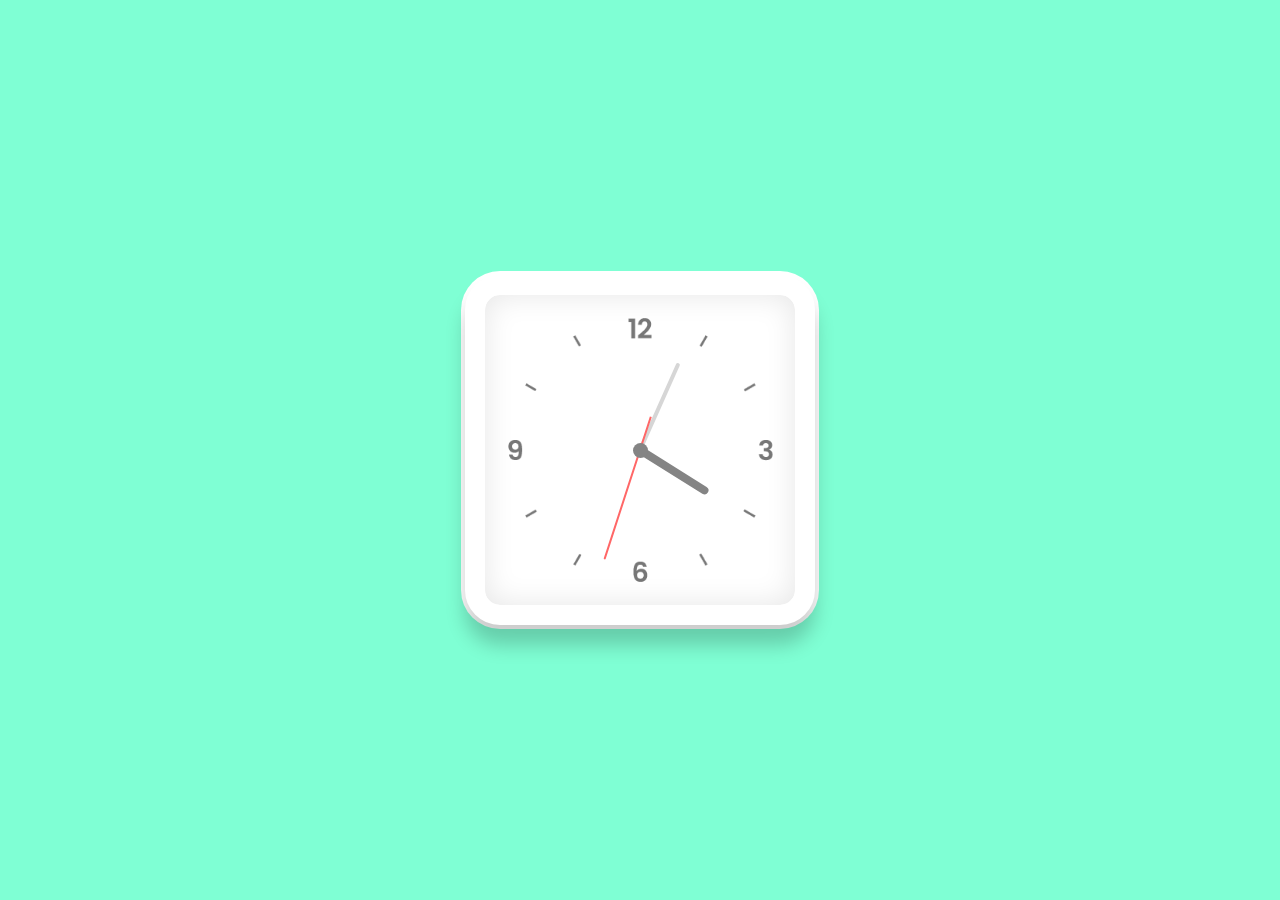
<file: index.html>
<!DOCTYPE html>
<html lang="en">
<head>
    <meta charset="UTF-8">
    <meta name="viewport" content="width=device-width, initial-scale=1.0">
    <meta http-equiv="X-UA-Compatible" content="ie=edge">
    <title>MA9 || ANALOG WATCH</title>
    <link rel="stylesheet" href="./css/style.css">
</head>
<body>
    <div class="clock">
        <div class="hour">
            <div class="hr" id="hr"></div>
        </div>
        <div class="min">
            <div class="mn" id="mn"></div>
        </div>
        <div class="sec">
            <div class="sc" id="sc"></div>
        </div>
    </div>

    <script src="./js/main.js"></script>
</body>
</html>
</file>
<file: css/style.css>
body {
    background-color: aquamarine;
    display: flex;
    justify-content: center;
    align-items: center;
    min-height: 100vh;
}

* {
    margin: 0;
    padding: 0;
    box-sizing: border-box;
}

.clock {
    width: 350px;
    height: 350px;
    display: flex;
    justify-content: center;
    align-items: center;
    background: #ffffff url(/images/clock.png);
    background-size: cover;
    border-radius: 10%;
    border: 20px solid #fff;
    box-shadow: inset 0 0 30px rgba(0,0,0, 0.1),
                    0 20px 20px rgba(0,0,0, 0.2),
                    0 0 0 4px rgba(255,255,255, 1);
}

.clock::before {
    content: '';
    position: absolute;
    width: 15px;
    height: 15px;
    background: #848484;
    z-index: 100000;
    border-radius: 50%;
}

.hour, 
.min, 
.sec {
    position: absolute;
}

.hour, .hr {
    width: 160px;
    height: 160px;
}

.min, .mn {
    width: 190px;
    height: 190px;
}

.sec, .sc {
    width: 230px;
    height: 230px;
}

.hr, .mn, .sc {
    display: flex;
    justify-content: center;
    position: absolute;
    border-radius: 50%;
}

.hr::before {
    content: '';
    position: absolute;
    width: 8px;
    height: 80px;
    background: #848484;
    z-index: 10;
    border-radius: 6px 6px 0 0;
}

.mn::before {
    content: '';
    position: absolute;
    width: 4px;
    height: 90px;
    background: #d6d6d6;
    z-index: 11;
    border-radius: 6px 6px 0 0;
}

.sc::before {
    content: '';
    position: absolute;
    width: 2px;
    height: 150px;
    background: #ff6767;
    z-index: 12;
    border-radius: 6px 6px 0 0;
}
</file>
